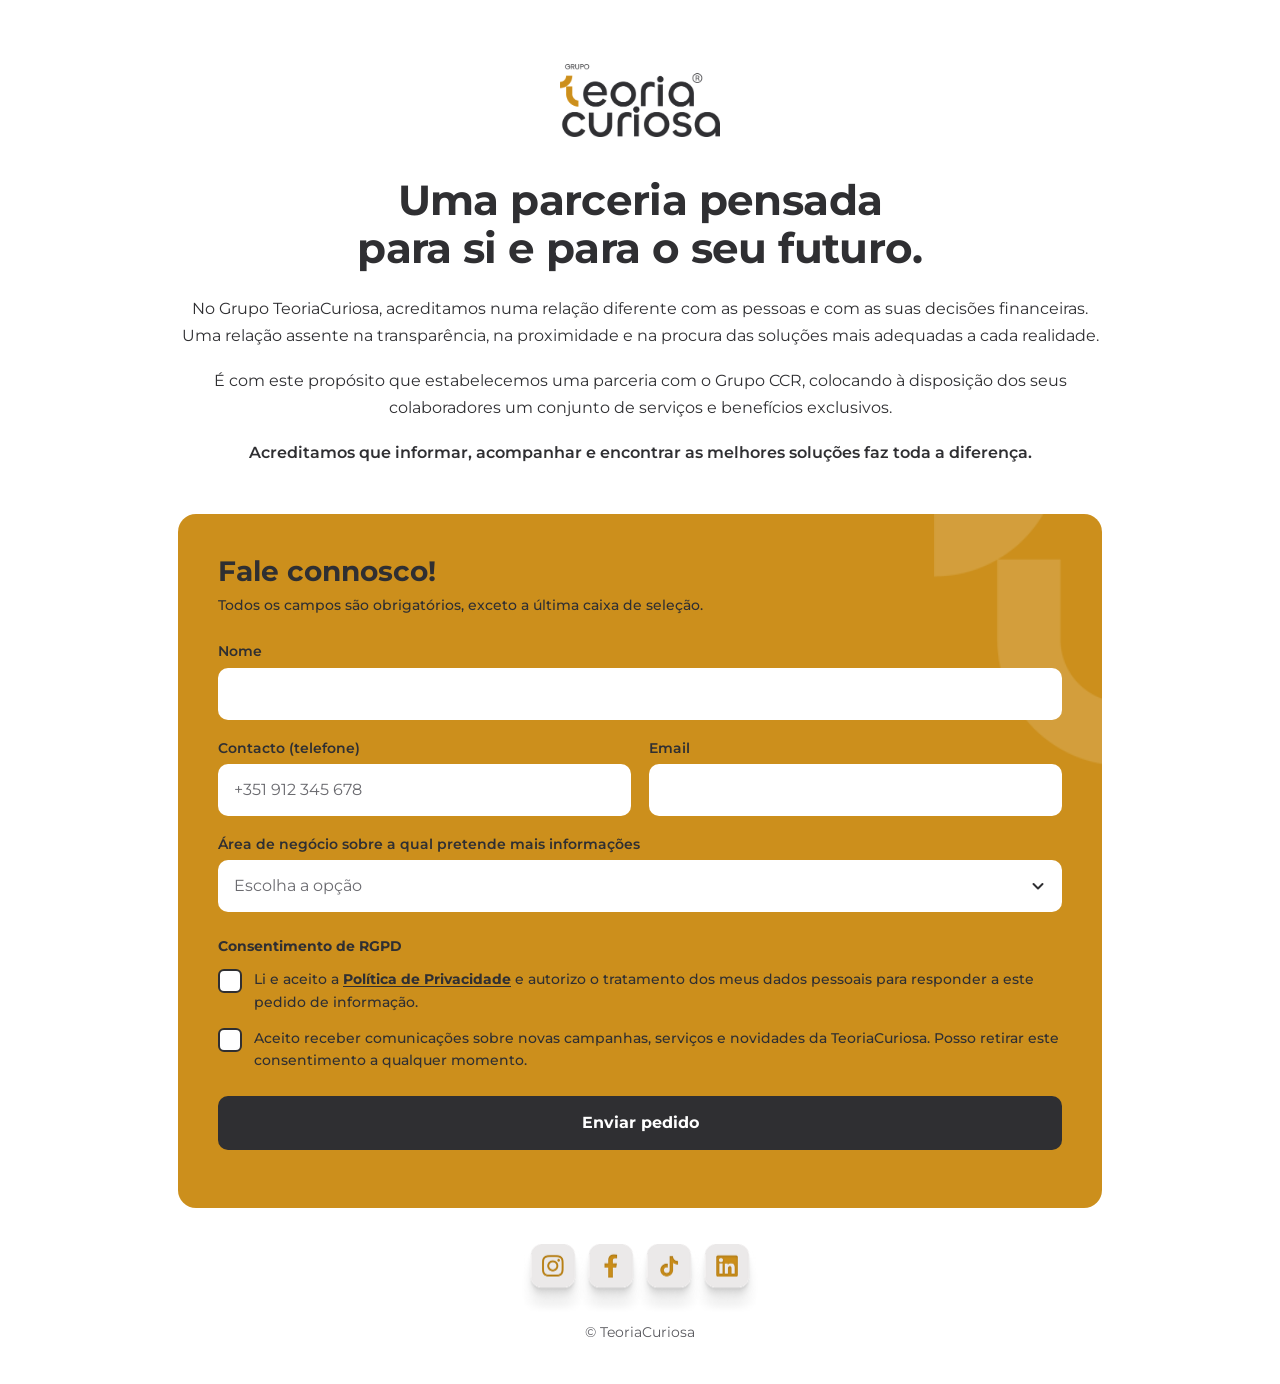
<file: index.html>
<!doctype html>
<html lang="pt-PT">
<head>
  <meta charset="utf-8">
  <meta name="viewport" content="width=device-width, initial-scale=1">
  <title>Parceria TeoriaCuriosa | Grupo CCR</title>
  <meta name="description" content="Uma parceria pensada para si e para o seu futuro. Serviços e benefícios exclusivos para os colaboradores do Grupo CCR.">
  <meta property="og:title" content="Parceria Teoriacuriosa | Grupo CCR">
  <meta property="og:description" content="Uma parceria pensada para si e para o seu futuro. Serviços e benefícios exclusivos para os colaboradores do Grupo CCR.">
  <meta property="og:type" content="website">
  <link rel="icon" type="image/png" href="assets/favicon.png">
  <link rel="preload" href="assets/fonts/montserrat-latin-wght-normal.woff2" as="font" type="font/woff2" crossorigin>
  <link rel="stylesheet" href="styles.css">
</head>
<body>
  <main class="page">

    <img class="logo" src="assets/logo-vertical-claro.png" width="420" height="191" alt="Grupo Teoriacuriosa">

    <section class="intro">
      <h1>Uma parceria pensada para si e para o seu futuro.</h1>
      <p>No Grupo TeoriaCuriosa, acreditamos numa relação diferente com as pessoas e com as suas decisões financeiras. Uma relação assente na transparência, na proximidade e na procura das soluções mais adequadas a cada realidade.</p>
      <p>É com este propósito que estabelecemos uma parceria com o Grupo CCR, colocando à disposição dos seus colaboradores um conjunto de serviços e benefícios exclusivos.</p>
      <p class="intro__fecho">Acreditamos que informar, acompanhar e encontrar as melhores soluções faz toda a diferença.</p>
    </section>

    <section class="caixa" aria-labelledby="titulo-form">
      <div id="form-wrap">
        <h2 id="titulo-form">Fale connosco!</h2>
        <p class="caixa__nota">Todos os campos são obrigatórios, exceto a última caixa de seleção.</p>

        <form id="ccr-form" novalidate>
          <div class="campo">
            <label for="nome">Nome</label>
            <input id="nome" name="nome" type="text" autocomplete="name" maxlength="120" required aria-describedby="erro-nome">
            <p class="erro" id="erro-nome" data-for="nome"></p>
          </div>

          <div class="linha">
            <div class="campo">
              <label for="contacto">Contacto (telefone)</label>
              <input id="contacto" name="contacto" type="tel" inputmode="tel" autocomplete="tel" maxlength="20" placeholder="+351 912 345 678" required aria-describedby="erro-contacto">
              <p class="erro" id="erro-contacto" data-for="contacto"></p>
            </div>
            <div class="campo">
              <label for="email">Email</label>
              <input id="email" name="email" type="email" inputmode="email" autocomplete="email" maxlength="254" required aria-describedby="erro-email">
              <p class="erro" id="erro-email" data-for="email"></p>
            </div>
          </div>

          <div class="campo">
            <label for="area">Área de negócio sobre a qual pretende mais informações</label>
            <select id="area" name="area" required aria-describedby="erro-area">
              <option value="" selected disabled>Escolha a opção</option>
              <option>Mediação de seguros</option>
              <option>Intermediação de crédito</option>
              <option>Mediação imobiliária</option>
              <option>Investimentos</option>
              <option>Agência de viagens</option>
            </select>
            <p class="erro" id="erro-area" data-for="area"></p>
          </div>

          <!-- Honeypot: invisível para pessoas; os robôs preenchem-no -->
          <div class="hp" aria-hidden="true">
            <label for="website">Não preencher</label>
            <input id="website" name="website" type="text" tabindex="-1" autocomplete="off">
          </div>

          <fieldset class="consentimentos">
            <legend>Consentimento de RGPD</legend>

            <div class="campo">
              <label class="check" for="privacidade">
                <input id="privacidade" name="privacidade" type="checkbox" aria-describedby="erro-privacidade">
                <span>Li e aceito a <a href="privacidade.html">Política de Privacidade</a> e autorizo o tratamento dos meus dados pessoais para responder a este pedido de informação.</span>
              </label>
              <p class="erro" id="erro-privacidade" data-for="privacidade"></p>
            </div>

            <div class="campo">
              <label class="check" for="marketing">
                <input id="marketing" name="marketing" type="checkbox">
                <span>Aceito receber comunicações sobre novas campanhas, serviços e novidades da TeoriaCuriosa. Posso retirar este consentimento a qualquer momento.</span>
              </label>
            </div>
          </fieldset>

          <button class="btn" id="submit-btn" type="submit"><span class="btn__label">Enviar pedido</span></button>
          <p class="estado" id="form-status" role="alert"></p>
        </form>
      </div>

      <div id="success" class="sucesso" hidden tabindex="-1">
        <h2>Pedido enviado</h2>
        <p>Enviámos uma confirmação para <strong id="success-email"></strong>. A nossa equipa entra em contacto consigo muito em breve. Se não encontrar o email, veja também a pasta de spam.</p>
      </div>
    </section>

    <nav class="redes" aria-label="Redes sociais">
      <a href="https://www.instagram.com/grupoteoriacuriosa/" target="_blank" rel="noopener noreferrer"><img src="assets/rede-instagram.png" width="66" height="74" alt="Instagram"></a>
      <a href="https://www.facebook.com/grupoteoriacuriosa/" target="_blank" rel="noopener noreferrer"><img src="assets/rede-facebook.png" width="66" height="74" alt="Facebook"></a>
      <a href="https://www.tiktok.com/@grupoteoriacuriosa" target="_blank" rel="noopener noreferrer"><img src="assets/rede-tiktok.png" width="66" height="74" alt="TikTok"></a>
      <a href="https://www.linkedin.com/company/grupo-teoria-curiosa/posts/" target="_blank" rel="noopener noreferrer"><img src="assets/rede-linkedin.png" width="66" height="74" alt="LinkedIn"></a>
    </nav>

    <footer class="rodape">
      <span>&copy; TeoriaCuriosa</span>
    </footer>

  </main>

  <script src="config.js"></script>
  <script src="script.js"></script>
</body>
</html>
</file>
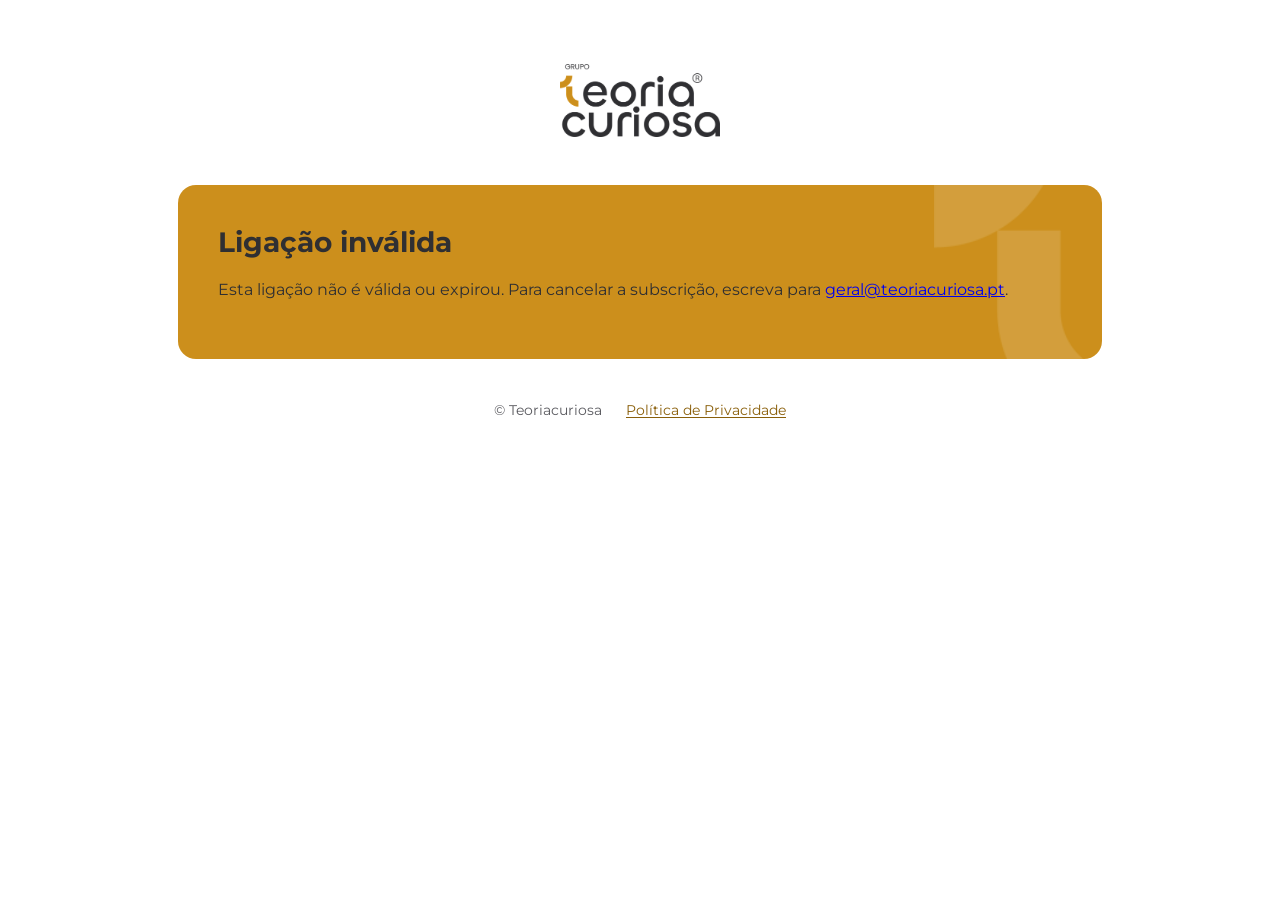
<file: cancelar.html>
<!doctype html>
<html lang="pt-PT">
<head>
  <meta charset="utf-8">
  <meta name="viewport" content="width=device-width, initial-scale=1">
  <meta name="robots" content="noindex">
  <title>Cancelar subscrição | Teoriacuriosa</title>
  <link rel="icon" type="image/png" href="assets/favicon.png">
  <link rel="preload" href="assets/fonts/montserrat-latin-wght-normal.woff2" as="font" type="font/woff2" crossorigin>
  <link rel="stylesheet" href="styles.css">
</head>
<body>
  <main class="page">
    <img class="logo" src="assets/logo-vertical-claro.png" width="420" height="191" alt="Grupo Teoriacuriosa">

    <section class="caixa" aria-labelledby="titulo">
      <div id="pedido" hidden>
        <h2 id="titulo">Cancelar subscrição</h2>
        <p id="msg">Deixará de receber comunicações da Teoriacuriosa sobre novas campanhas, serviços e novidades.</p>
        <button class="btn" id="confirmar" type="button"><span class="btn__label">Confirmar cancelamento</span></button>
        <p class="estado" id="estado" role="alert"></p>
      </div>

      <div id="feito" class="sucesso" hidden tabindex="-1">
        <h2>Subscrição cancelada</h2>
        <p>Não voltará a receber estas comunicações. Pode continuar a contactar-nos em <a href="mailto:geral@teoriacuriosa.pt">geral@teoriacuriosa.pt</a>.</p>
      </div>

      <div id="invalido" hidden>
        <h2>Ligação inválida</h2>
        <p>Esta ligação não é válida ou expirou. Para cancelar a subscrição, escreva para <a href="mailto:geral@teoriacuriosa.pt">geral@teoriacuriosa.pt</a>.</p>
      </div>
    </section>

    <footer class="rodape">
      <span>&copy; Teoriacuriosa</span>
      <a href="privacidade.html">Política de Privacidade</a>
    </footer>
  </main>

  <script src="config.js"></script>
  <script>
    (function () {
      var q = new URLSearchParams(location.search);
      var id = q.get('id') || '';
      var t = q.get('t') || '';
      var $ = function (x) { return document.getElementById(x); };
      var btn = $('confirmar');

      // O link do email traz o identificador e uma assinatura; sem eles não há nada a confirmar.
      if (!/^[A-Z]{2,10}-[0-9A-Z-]{10,40}$/.test(id) || !/^[0-9a-f]{32}$/.test(t)) {
        $('invalido').hidden = false;
        return;
      }
      $('pedido').hidden = false;

      // Só cancela ao clicar (evita que antivírus ou leitores de email cancelem sozinhos ao abrir o link).
      btn.addEventListener('click', async function () {
        var estado = $('estado');
        estado.textContent = ''; estado.classList.remove('is-error');
        btn.disabled = true;
        btn.querySelector('.btn__label').textContent = 'A processar…';
        try {
          var res = await fetch(window.CCR_CONFIG.APPS_SCRIPT_URL, {
            method: 'POST',
            headers: { 'Content-Type': 'text/plain;charset=utf-8' },
            body: JSON.stringify({ acao: 'cancelar', id: id, t: t }),
          });
          var data = JSON.parse(await res.text());
          if (!data.ok) throw new Error(data.error || 'Erro desconhecido');
          $('pedido').hidden = true;
          $('feito').hidden = false;
          $('feito').focus();
        } catch (err) {
          console.error(err);
          estado.textContent = 'Não foi possível cancelar. Tente novamente ou escreva para geral@teoriacuriosa.pt.';
          estado.classList.add('is-error');
          btn.disabled = false;
          btn.querySelector('.btn__label').textContent = 'Confirmar cancelamento';
        }
      });
    })();
  </script>
</body>
</html>
</file>
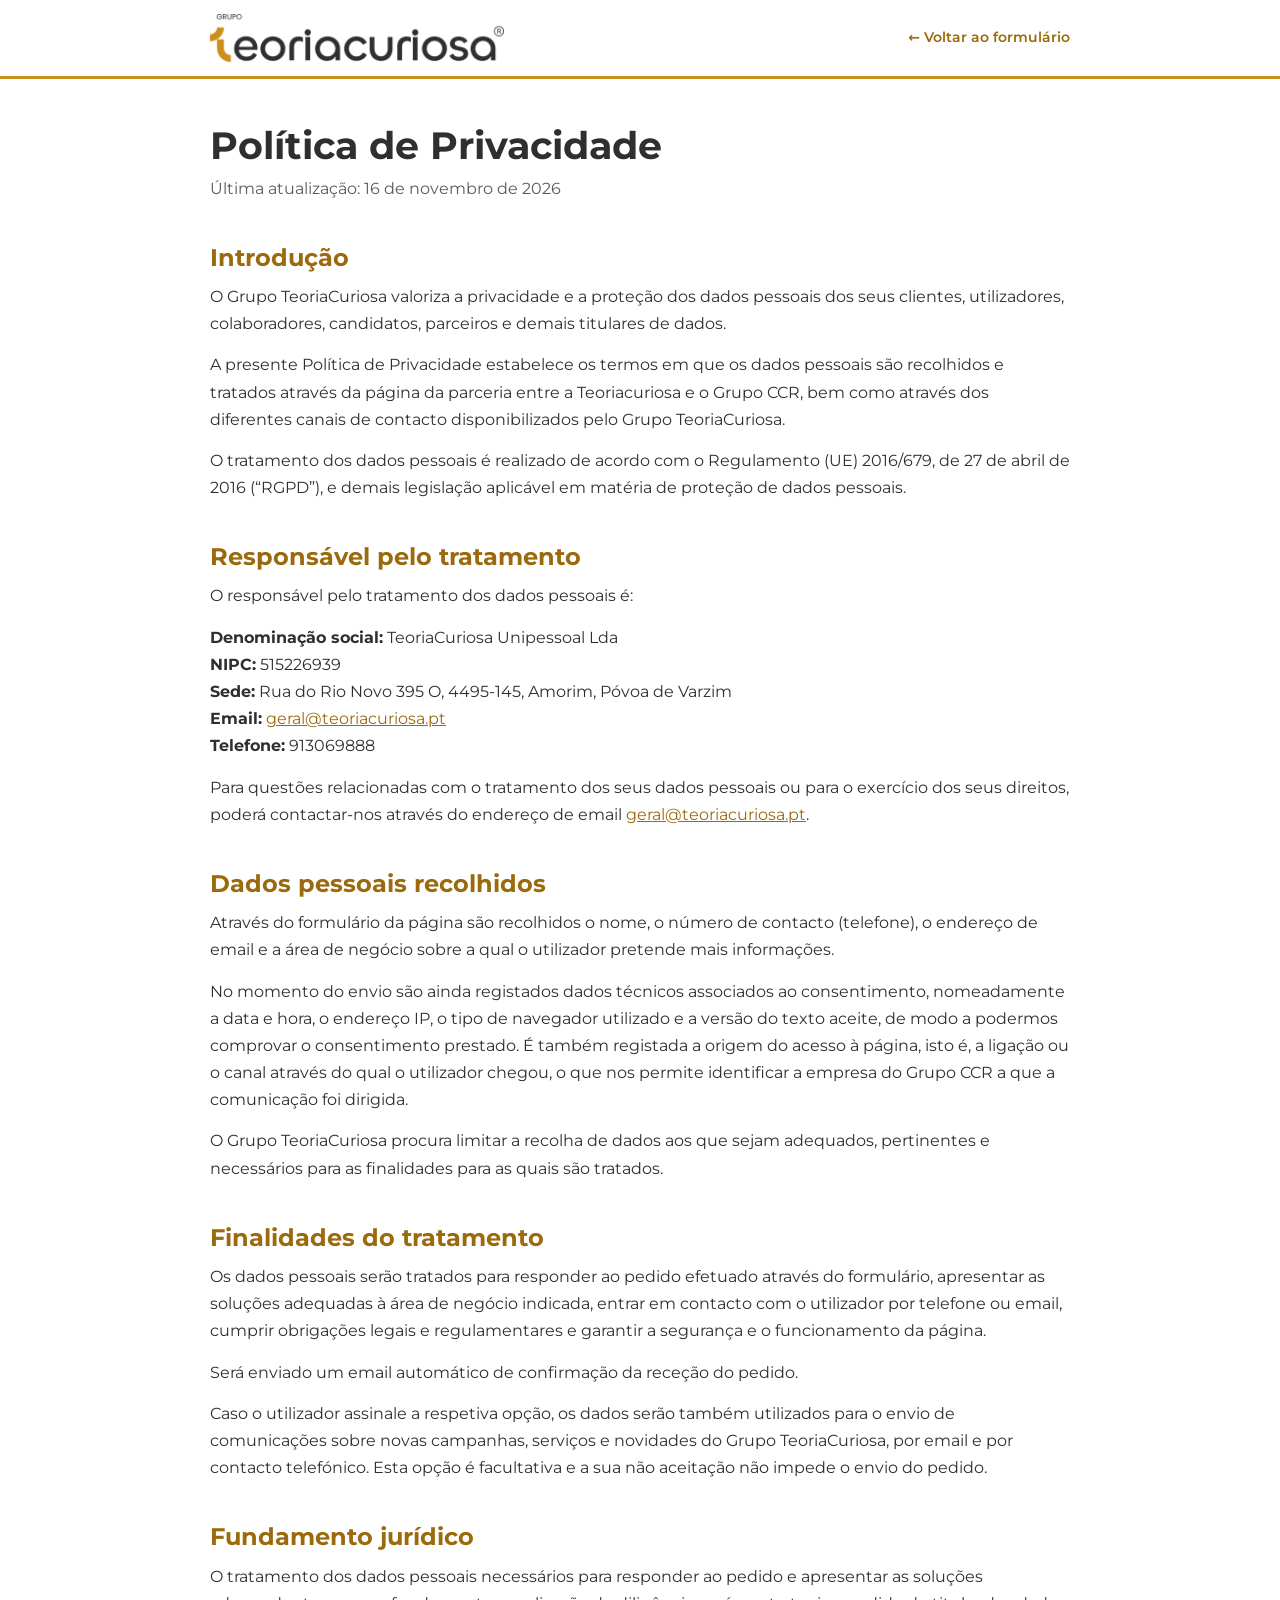
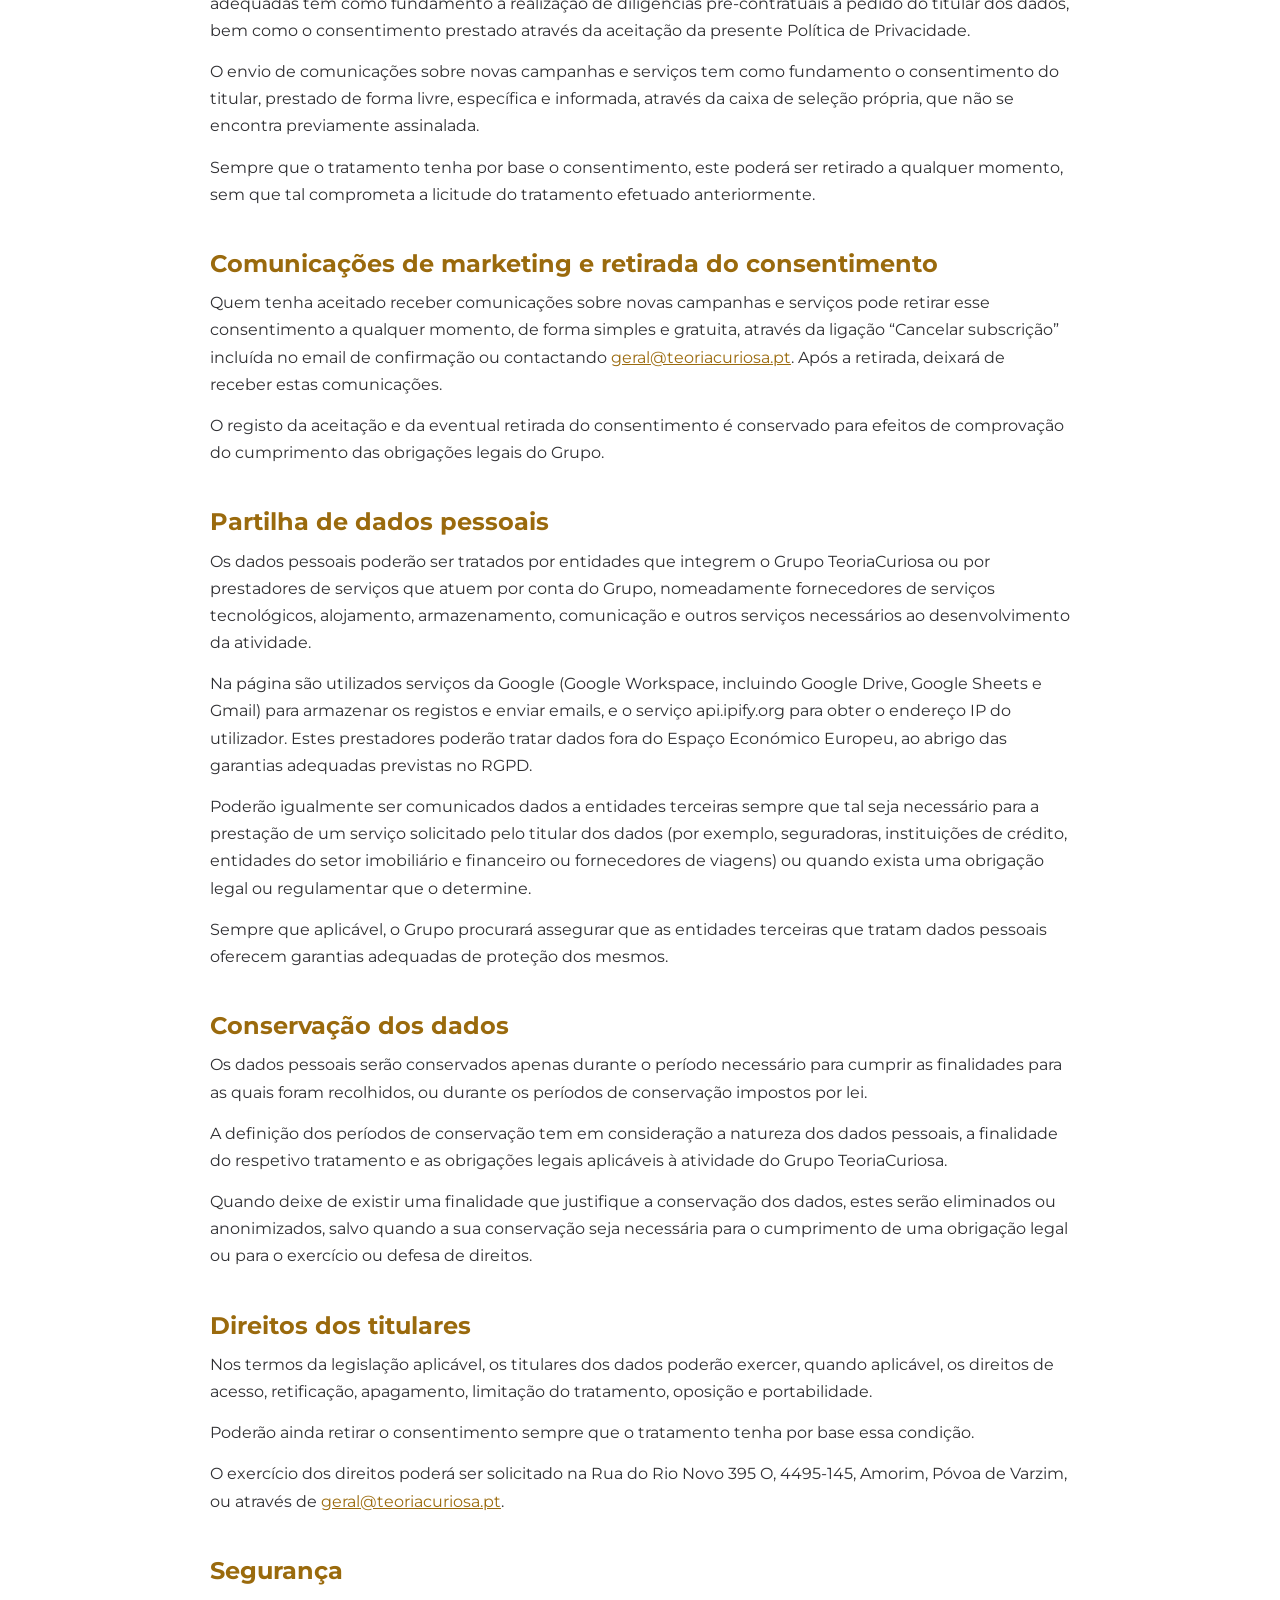
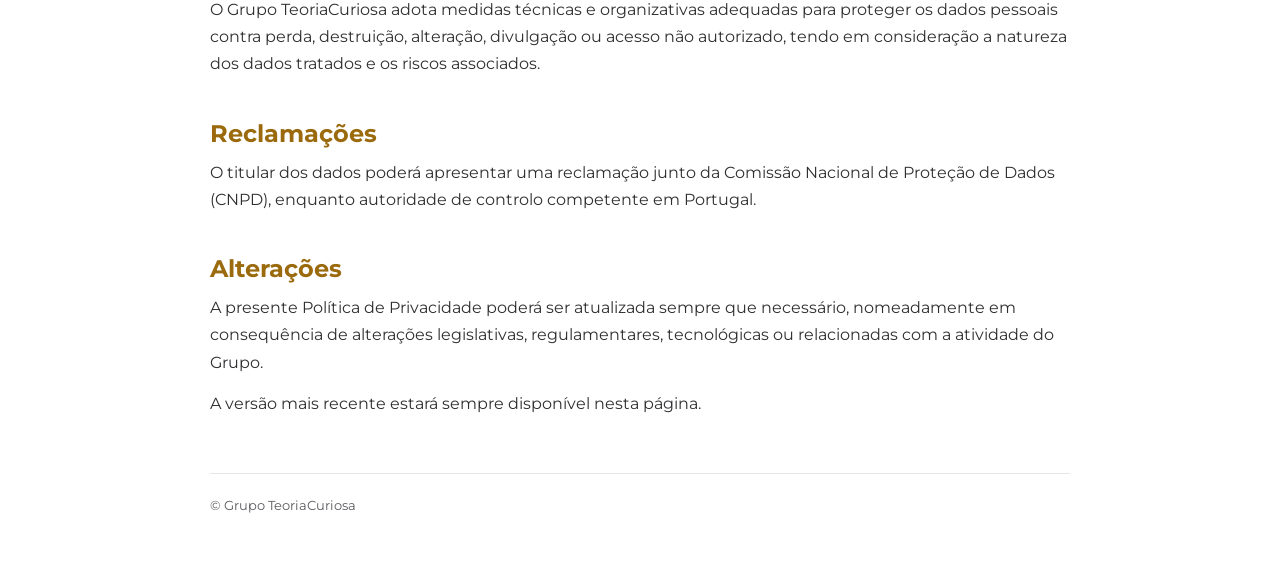
<file: privacidade.html>
<!doctype html>
<html lang="pt-PT">
<head>
  <meta charset="utf-8">
  <meta name="viewport" content="width=device-width, initial-scale=1">
  <title>Política de Privacidade | Grupo TeoriaCuriosa</title>
  <link rel="icon" type="image/png" href="assets/favicon.png">
  <link rel="preload" href="assets/fonts/montserrat-latin-wght-normal.woff2" as="font" type="font/woff2" crossorigin>
  <style>
    @font-face{font-family:'Montserrat';font-style:normal;font-weight:100 900;font-display:swap;src:url(assets/fonts/montserrat-latin-wght-normal.woff2) format('woff2');unicode-range:U+0000-00FF,U+0131,U+0152-0153,U+02BB-02BC,U+02C6,U+02DA,U+02DC,U+0304,U+0308,U+0329,U+2000-206F,U+20AC,U+2122,U+2191,U+2193,U+2212,U+2215,U+FEFF,U+FFFD}
    :root{--ouro:#cc8f1c;--ouro-escuro:#9a6a0d;--texto:#2f2f32;--titulo:#2f2f32;--cinza:#5a5a5f}
    *{box-sizing:border-box}
    body{margin:0;background:#fff;color:var(--texto);font-family:'Montserrat',system-ui,-apple-system,'Segoe UI',Arial,sans-serif;line-height:1.7;font-size:16px}
    .faixa{background:#fff;border-bottom:3px solid var(--ouro);padding:14px 0}
    .faixa div{max-width:900px;margin:0 auto;padding:0 20px;display:flex;flex-wrap:wrap;align-items:center;justify-content:space-between;gap:10px 16px}
    .faixa img{display:block;height:48px;width:auto;max-width:100%}
    .wrap{max-width:900px;margin:0 auto;padding:44px 20px 72px}
    .voltar{font-size:14px;color:var(--ouro-escuro);white-space:nowrap;text-decoration:none;font-weight:600}
    .voltar:hover,.voltar:focus-visible{text-decoration:underline}
    h1{font-size:clamp(28px,5vw,38px);line-height:1.2;margin:0 0 6px;color:var(--titulo);font-weight:700}
    .data{color:var(--cinza);margin:0 0 36px}
    h2{font-size:clamp(20px,3.4vw,24px);color:var(--ouro-escuro);margin:40px 0 10px;font-weight:700;line-height:1.3}
    p{margin:0 0 14px}
    a{color:var(--ouro-escuro)}
    .ficha{margin:0 0 14px}
    footer{margin-top:56px;padding-top:20px;border-top:1px solid #e6e6e8;font-size:13px;color:var(--cinza)}
    @media (max-width:520px){.faixa img{height:38px}.voltar{font-size:13px}}
  </style>
</head>
<body>

<div class="faixa"><div><img src="assets/logo-horizontal-claro.png" width="600" height="98" alt="Grupo Teoriacuriosa"><a class="voltar" href="index.html">&larr; Voltar ao formulário</a></div></div>
<main class="wrap">

  <h1>Política de Privacidade</h1>
  <p class="data">Última atualização: 16 de novembro de 2026</p>

  <h2>Introdução</h2>
  <p>O Grupo TeoriaCuriosa valoriza a privacidade e a proteção dos dados pessoais dos seus clientes, utilizadores, colaboradores, candidatos, parceiros e demais titulares de dados.</p>
  <p>A presente Política de Privacidade estabelece os termos em que os dados pessoais são recolhidos e tratados através da página da parceria entre a Teoriacuriosa e o Grupo CCR, bem como através dos diferentes canais de contacto disponibilizados pelo Grupo TeoriaCuriosa.</p>
  <p>O tratamento dos dados pessoais é realizado de acordo com o Regulamento (UE) 2016/679, de 27 de abril de 2016 (&ldquo;RGPD&rdquo;), e demais legislação aplicável em matéria de proteção de dados pessoais.</p>

  <h2>Responsável pelo tratamento</h2>
  <p>O responsável pelo tratamento dos dados pessoais é:</p>
  <p class="ficha">
    <strong>Denominação social:</strong> TeoriaCuriosa Unipessoal Lda<br>
    <strong>NIPC:</strong> 515226939<br>
    <strong>Sede:</strong> Rua do Rio Novo 395 O, 4495-145, Amorim, Póvoa de Varzim<br>
    <strong>Email:</strong> <a href="mailto:geral@teoriacuriosa.pt">geral@teoriacuriosa.pt</a><br>
    <strong>Telefone:</strong> 913069888
  </p>
  <p>Para questões relacionadas com o tratamento dos seus dados pessoais ou para o exercício dos seus direitos, poderá contactar-nos através do endereço de email <a href="mailto:geral@teoriacuriosa.pt">geral@teoriacuriosa.pt</a>.</p>

  <h2>Dados pessoais recolhidos</h2>
  <p>Através do formulário da página são recolhidos o nome, o número de contacto (telefone), o endereço de email e a área de negócio sobre a qual o utilizador pretende mais informações.</p>
  <p>No momento do envio são ainda registados dados técnicos associados ao consentimento, nomeadamente a data e hora, o endereço IP, o tipo de navegador utilizado e a versão do texto aceite, de modo a podermos comprovar o consentimento prestado. É também registada a origem do acesso à página, isto é, a ligação ou o canal através do qual o utilizador chegou, o que nos permite identificar a empresa do Grupo CCR a que a comunicação foi dirigida.</p>
  <p>O Grupo TeoriaCuriosa procura limitar a recolha de dados aos que sejam adequados, pertinentes e necessários para as finalidades para as quais são tratados.</p>

  <h2>Finalidades do tratamento</h2>
  <p>Os dados pessoais serão tratados para responder ao pedido efetuado através do formulário, apresentar as soluções adequadas à área de negócio indicada, entrar em contacto com o utilizador por telefone ou email, cumprir obrigações legais e regulamentares e garantir a segurança e o funcionamento da página.</p>
  <p>Será enviado um email automático de confirmação da receção do pedido.</p>
  <p>Caso o utilizador assinale a respetiva opção, os dados serão também utilizados para o envio de comunicações sobre novas campanhas, serviços e novidades do Grupo TeoriaCuriosa, por email e por contacto telefónico. Esta opção é facultativa e a sua não aceitação não impede o envio do pedido.</p>

  <h2>Fundamento jurídico</h2>
  <p>O tratamento dos dados pessoais necessários para responder ao pedido e apresentar as soluções adequadas tem como fundamento a realização de diligências pré-contratuais a pedido do titular dos dados, bem como o consentimento prestado através da aceitação da presente Política de Privacidade.</p>
  <p>O envio de comunicações sobre novas campanhas e serviços tem como fundamento o consentimento do titular, prestado de forma livre, específica e informada, através da caixa de seleção própria, que não se encontra previamente assinalada.</p>
  <p>Sempre que o tratamento tenha por base o consentimento, este poderá ser retirado a qualquer momento, sem que tal comprometa a licitude do tratamento efetuado anteriormente.</p>

  <h2>Comunicações de marketing e retirada do consentimento</h2>
  <p>Quem tenha aceitado receber comunicações sobre novas campanhas e serviços pode retirar esse consentimento a qualquer momento, de forma simples e gratuita, através da ligação &ldquo;Cancelar subscrição&rdquo; incluída no email de confirmação ou contactando <a href="mailto:geral@teoriacuriosa.pt">geral@teoriacuriosa.pt</a>. Após a retirada, deixará de receber estas comunicações.</p>
  <p>O registo da aceitação e da eventual retirada do consentimento é conservado para efeitos de comprovação do cumprimento das obrigações legais do Grupo.</p>

  <h2>Partilha de dados pessoais</h2>
  <p>Os dados pessoais poderão ser tratados por entidades que integrem o Grupo TeoriaCuriosa ou por prestadores de serviços que atuem por conta do Grupo, nomeadamente fornecedores de serviços tecnológicos, alojamento, armazenamento, comunicação e outros serviços necessários ao desenvolvimento da atividade.</p>
  <p>Na página são utilizados serviços da Google (Google Workspace, incluindo Google Drive, Google Sheets e Gmail) para armazenar os registos e enviar emails, e o serviço api.ipify.org para obter o endereço IP do utilizador. Estes prestadores poderão tratar dados fora do Espaço Económico Europeu, ao abrigo das garantias adequadas previstas no RGPD.</p>
  <p>Poderão igualmente ser comunicados dados a entidades terceiras sempre que tal seja necessário para a prestação de um serviço solicitado pelo titular dos dados (por exemplo, seguradoras, instituições de crédito, entidades do setor imobiliário e financeiro ou fornecedores de viagens) ou quando exista uma obrigação legal ou regulamentar que o determine.</p>
  <p>Sempre que aplicável, o Grupo procurará assegurar que as entidades terceiras que tratam dados pessoais oferecem garantias adequadas de proteção dos mesmos.</p>

  <h2>Conservação dos dados</h2>
  <p>Os dados pessoais serão conservados apenas durante o período necessário para cumprir as finalidades para as quais foram recolhidos, ou durante os períodos de conservação impostos por lei.</p>
  <p>A definição dos períodos de conservação tem em consideração a natureza dos dados pessoais, a finalidade do respetivo tratamento e as obrigações legais aplicáveis à atividade do Grupo TeoriaCuriosa.</p>
  <p>Quando deixe de existir uma finalidade que justifique a conservação dos dados, estes serão eliminados ou anonimizados, salvo quando a sua conservação seja necessária para o cumprimento de uma obrigação legal ou para o exercício ou defesa de direitos.</p>

  <h2>Direitos dos titulares</h2>
  <p>Nos termos da legislação aplicável, os titulares dos dados poderão exercer, quando aplicável, os direitos de acesso, retificação, apagamento, limitação do tratamento, oposição e portabilidade.</p>
  <p>Poderão ainda retirar o consentimento sempre que o tratamento tenha por base essa condição.</p>
  <p>O exercício dos direitos poderá ser solicitado na Rua do Rio Novo 395 O, 4495-145, Amorim, Póvoa de Varzim, ou através de <a href="mailto:geral@teoriacuriosa.pt">geral@teoriacuriosa.pt</a>.</p>

  <h2>Segurança</h2>
  <p>O Grupo TeoriaCuriosa adota medidas técnicas e organizativas adequadas para proteger os dados pessoais contra perda, destruição, alteração, divulgação ou acesso não autorizado, tendo em consideração a natureza dos dados tratados e os riscos associados.</p>

  <h2>Reclamações</h2>
  <p>O titular dos dados poderá apresentar uma reclamação junto da Comissão Nacional de Proteção de Dados (CNPD), enquanto autoridade de controlo competente em Portugal.</p>

  <h2>Alterações</h2>
  <p>A presente Política de Privacidade poderá ser atualizada sempre que necessário, nomeadamente em consequência de alterações legislativas, regulamentares, tecnológicas ou relacionadas com a atividade do Grupo.</p>
  <p>A versão mais recente estará sempre disponível nesta página.</p>

  <footer>&copy; Grupo TeoriaCuriosa</footer>
</main>

<script>
  // Se a pessoa veio do formulário, "voltar" regressa à mesma página (mantém o que já preencheu).
  document.querySelector('.voltar').addEventListener('click', function (e) {
    try {
      var ref = new URL(document.referrer);
      if (history.length > 1 && ref.origin === location.origin && !/privacidade/.test(ref.pathname)) {
        e.preventDefault();
        history.back();
      }
    } catch (_) { /* sem referrer: segue a ligação normal */ }
  });
</script>
</body>
</html>
</file>
<file: styles.css>
/* =========================================================
   Parceria Teoriacuriosa | Grupo CCR
   Fundo branco · caixa do formulário #cc8f1c · texto #2f2f32 · Montserrat
   ========================================================= */

@font-face {
  font-family: 'Montserrat';
  font-style: normal;
  font-weight: 100 900;
  font-display: swap;
  src: url(assets/fonts/montserrat-latin-wght-normal.woff2) format('woff2');
  unicode-range: U+0000-00FF, U+0131, U+0152-0153, U+02BB-02BC, U+02C6, U+02DA, U+02DC, U+0304, U+0308, U+0329, U+2000-206F, U+20AC, U+2122, U+2191, U+2193, U+2212, U+2215, U+FEFF, U+FFFD;
}

:root {
  --branco: #ffffff;
  --grafite: #2f2f32;
  --ouro: #cc8f1c;
  --ouro-escuro: #8a5f0a;     /* ligações sobre fundo branco */
  --cinza: #5a5a5f;
  --erro: #8f1d1d;
  --raio-campo: 10px;
  --raio-caixa: 18px;
}

*, *::before, *::after { box-sizing: border-box; }

html { -webkit-text-size-adjust: 100%; }

body {
  margin: 0;
  background: var(--branco);
  color: var(--grafite);
  font-family: 'Montserrat', system-ui, -apple-system, 'Segoe UI', Arial, sans-serif;
  font-size: 1rem;
  line-height: 1.7;
}

.page {
  max-width: 720px;
  margin: 0 auto;
  padding: clamp(28px, 6vw, 64px) 20px 40px;
}

/* ---------- Logo e texto ---------- */
.logo {
  display: block;
  width: clamp(170px, 34vw, 230px);
  height: auto;
  margin: 0 auto clamp(28px, 5vw, 48px);
}

.intro { text-align: center; }

.intro h1 {
  max-width: 24ch;
  margin: 0 auto 1.4rem;
  font-size: clamp(1.75rem, 4.8vw, 2.6rem);
  line-height: 1.15;
  font-weight: 700;
  letter-spacing: -0.015em;
  text-wrap: balance;
}

.intro p {
  max-width: 54ch;
  margin: 0 auto 1.1rem;
  text-wrap: pretty;
}

.intro .intro__fecho { font-weight: 600; margin-bottom: 0; }

/* Computador: logo mais pequeno e texto mais largo. O telemóvel e o tablet ficam como estavam. */
@media (min-width: 900px) {
  .page { max-width: 1040px; }
  .logo { width: 160px; margin-bottom: 40px; }
  .intro h1 { max-width: 34ch; }
  .intro p { max-width: 84ch; }
  .caixa { max-width: 84ch; margin-left: auto; margin-right: auto; }   /* mesma largura do texto */
}

/* ---------- Caixa do formulário ---------- */
.caixa {
  position: relative;
  isolation: isolate;
  overflow: hidden;
  margin-top: clamp(32px, 5vw, 48px);
  padding: clamp(24px, 5vw, 40px);
  background: var(--ouro);
  border-radius: var(--raio-caixa);
}

/* Marca da Teoria, em branco translúcido, cortada no canto superior direito (zona vazia ao lado do título) */
.caixa::after {
  content: '';
  position: absolute;
  z-index: -1;
  top: -64px;
  right: -22px;
  width: 190px;
  height: 316px;
  background: url(assets/marca-agua.png) center / contain no-repeat;
  opacity: 0.8;
  pointer-events: none;
}

.caixa h2 {
  margin: 0 0 4px;
  font-size: clamp(1.4rem, 3.4vw, 1.75rem);
  line-height: 1.25;
  font-weight: 700;
}

.caixa__nota { margin: 0 0 24px; font-size: 0.9rem; font-weight: 500; }

form { display: grid; gap: 18px; }

.linha { display: grid; gap: 18px; }
@media (min-width: 640px) { .linha { grid-template-columns: 1fr 1fr; } }

label { display: block; margin-bottom: 6px; font-size: 0.9rem; font-weight: 600; line-height: 1.4; }

input[type='text'],
input[type='tel'],
input[type='email'],
select {
  display: block;
  width: 100%;
  height: 52px;
  padding: 0 14px;
  font: inherit;
  font-size: 1rem;           /* 16px: evita o zoom automático no iPhone */
  color: var(--grafite);
  background: var(--branco);
  border: 2px solid transparent;
  border-radius: var(--raio-campo);
  appearance: none;
  -webkit-appearance: none;
}

input::placeholder { color: #6b6b70; opacity: 1; }

select {
  padding-right: 44px;
  background-image: url("data:image/svg+xml,%3Csvg xmlns='http://www.w3.org/2000/svg' viewBox='0 0 16 16'%3E%3Cpath d='M3.5 6l4.5 4.5L12.5 6' fill='none' stroke='%232f2f32' stroke-width='2' stroke-linecap='round' stroke-linejoin='round'/%3E%3C/svg%3E");
  background-repeat: no-repeat;
  background-position: right 14px center;
  background-size: 16px;
  cursor: pointer;
}
select:invalid { color: #6b6b70; }
select option { color: var(--grafite); }

input:focus-visible,
select:focus-visible,
.btn:focus-visible {
  outline: 3px solid var(--grafite);
  outline-offset: 2px;
}

.campo.has-error input:not([type='checkbox']),
.campo.has-error select { border-color: var(--erro); }

.erro {
  display: inline-block;
  margin: 6px 0 0;
  padding: 3px 10px;
  font-size: 0.85rem;
  font-weight: 600;
  line-height: 1.5;
  color: var(--erro);
  background: var(--branco);
  border-radius: 8px;
}
.erro:empty { display: none; }

/* Honeypot */
.hp {
  position: absolute;
  left: -9999px;
  width: 1px;
  height: 1px;
  overflow: hidden;
}

/* ---------- Consentimentos ---------- */
.consentimentos { display: grid; gap: 14px; margin: 4px 0 0; padding: 0; border: 0; min-width: 0; }

.consentimentos legend {
  margin: 0 0 10px;
  padding: 0;
  font-size: 0.9rem;
  font-weight: 700;
}

.check {
  display: grid;
  grid-template-columns: 24px 1fr;
  gap: 12px;
  align-items: start;
  margin: 0;
  font-size: 0.9rem;
  font-weight: 500;
  line-height: 1.55;
  cursor: pointer;
}

.check input {
  width: 24px;
  height: 24px;
  margin: 1px 0 0;
  background: var(--branco);
  border: 2px solid var(--grafite);
  border-radius: 6px;
  appearance: none;
  -webkit-appearance: none;
  cursor: pointer;
}

.check input:checked {
  background: var(--grafite) url("data:image/svg+xml,%3Csvg xmlns='http://www.w3.org/2000/svg' viewBox='0 0 16 16'%3E%3Cpath d='M3 8.5l3.2 3.2L13 5' fill='none' stroke='%23fff' stroke-width='2.4' stroke-linecap='round' stroke-linejoin='round'/%3E%3C/svg%3E") center / 16px no-repeat;
}

.check input:focus-visible { outline: 3px solid var(--grafite); outline-offset: 2px; }

.check a { color: inherit; font-weight: 700; text-decoration: underline; text-underline-offset: 2px; }

.campo.has-error .check input { border-color: var(--erro); box-shadow: 0 0 0 2px var(--branco); }

/* ---------- Botão e estados ---------- */
.btn {
  width: 100%;
  min-height: 54px;
  margin-top: 6px;
  padding: 0 28px;
  font: inherit;
  font-size: 1rem;
  font-weight: 700;
  color: var(--branco);
  background: var(--grafite);
  border: 0;
  border-radius: var(--raio-campo);
  cursor: pointer;
  transition: background-color 0.15s;
}
.btn:hover { background: #1b1b1d; }
.btn:disabled { cursor: progress; opacity: 0.85; }

.estado { margin: 0; min-height: 0; font-size: 0.9rem; font-weight: 600; }
.estado.is-error {
  padding: 8px 12px;
  color: var(--erro);
  background: var(--branco);
  border-radius: 8px;
}

.sucesso:focus { outline: none; }
.sucesso h2 { margin-bottom: 10px; }
.sucesso p { margin: 0; max-width: 46ch; }
.sucesso[hidden], #form-wrap[hidden] { display: none; }

/* ---------- Redes sociais (centradas, por cima do rodapé) ---------- */
/* Os ícones já trazem a sombra no próprio ficheiro, por isso têm margem transparente à volta do botão. */
.redes {
  display: flex;
  flex-wrap: wrap;
  justify-content: center;
  margin-top: 36px;
}
.redes a {
  display: block;
  margin: 0 -4px;
  border-radius: 16px;
  transition: transform 0.15s ease;
}
.redes a:hover { transform: translateY(-2px); }
.redes img { display: block; width: 66px; height: auto; }
.redes + .rodape { margin-top: 4px; }
@media (max-width: 340px) { .redes img { width: 56px; } }

/* ---------- Rodapé ---------- */
.rodape {
  display: flex;
  flex-wrap: wrap;
  justify-content: center;
  gap: 6px 24px;
  margin-top: 40px;
  font-size: 0.85rem;
  color: var(--cinza);
}
.rodape a { color: var(--ouro-escuro); text-underline-offset: 2px; }

@media (prefers-reduced-motion: reduce) {
  * { transition: none !important; scroll-behavior: auto !important; }
}
</file>
